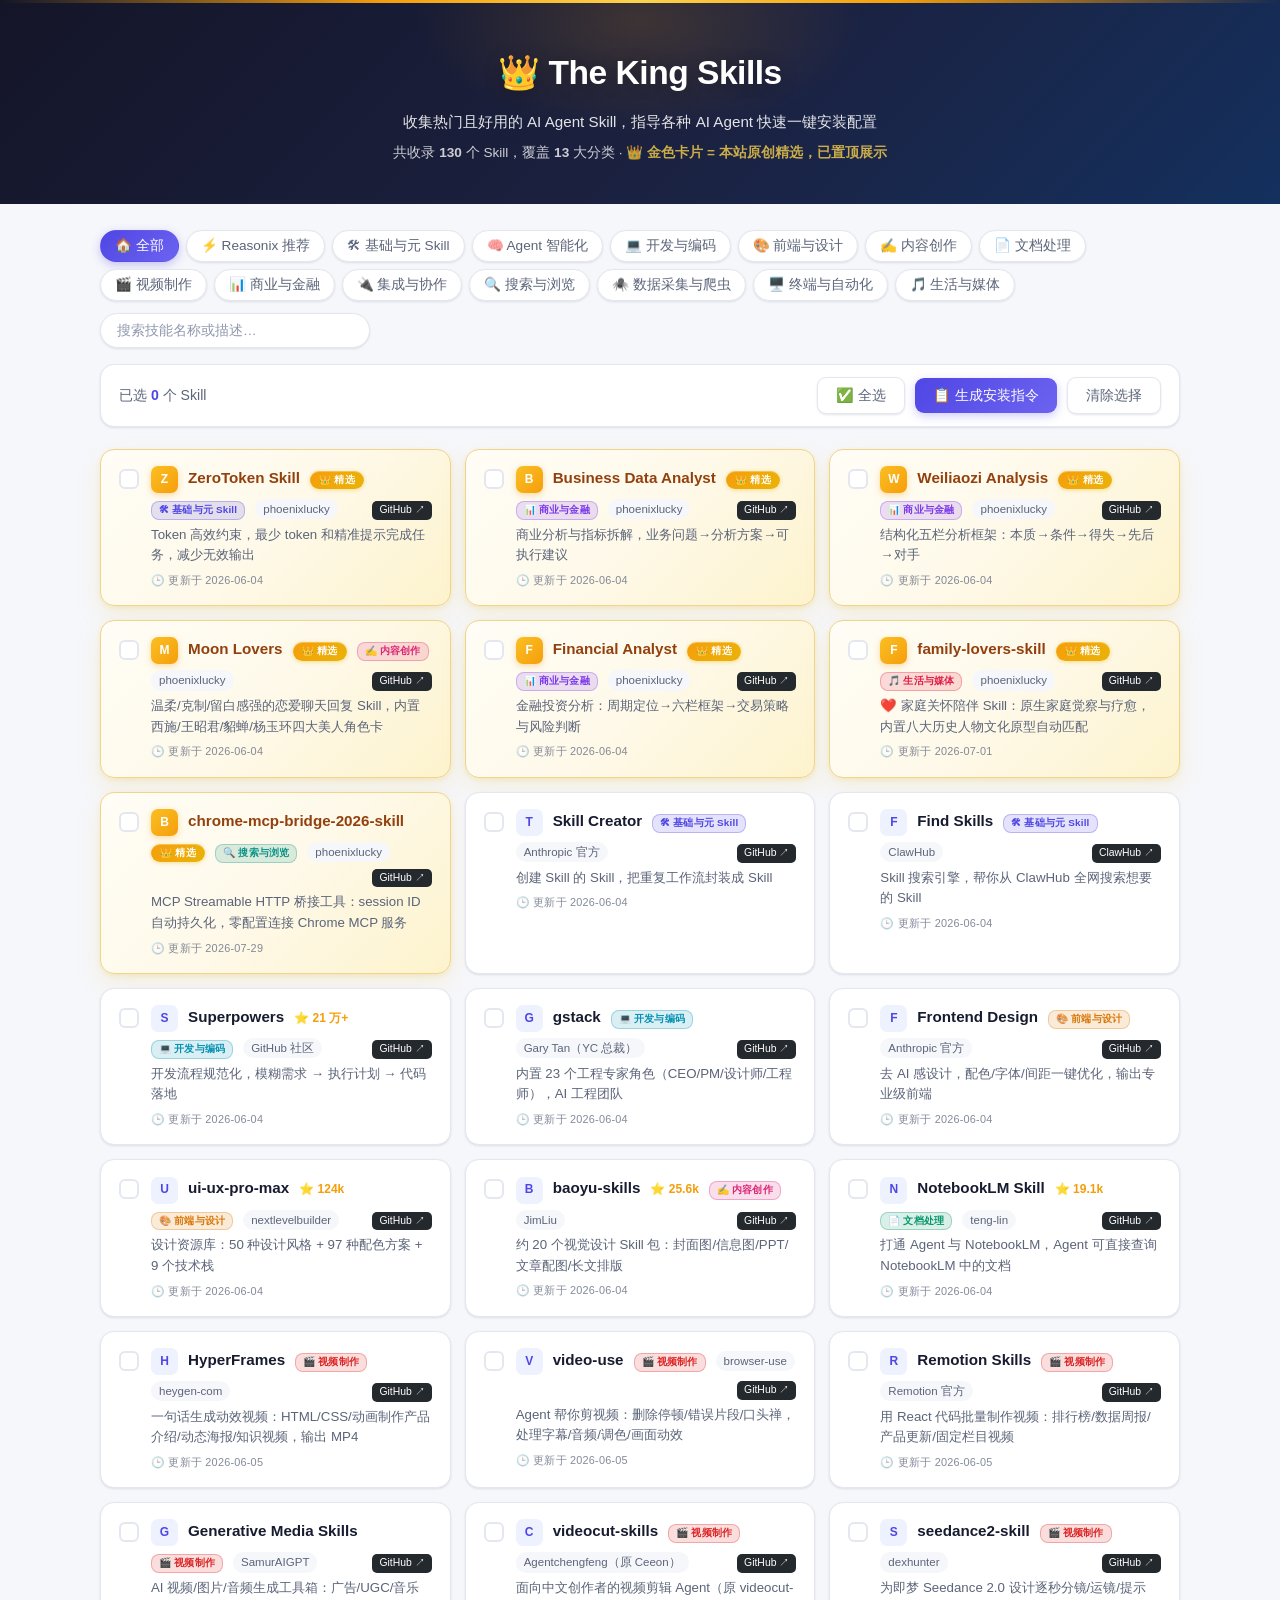
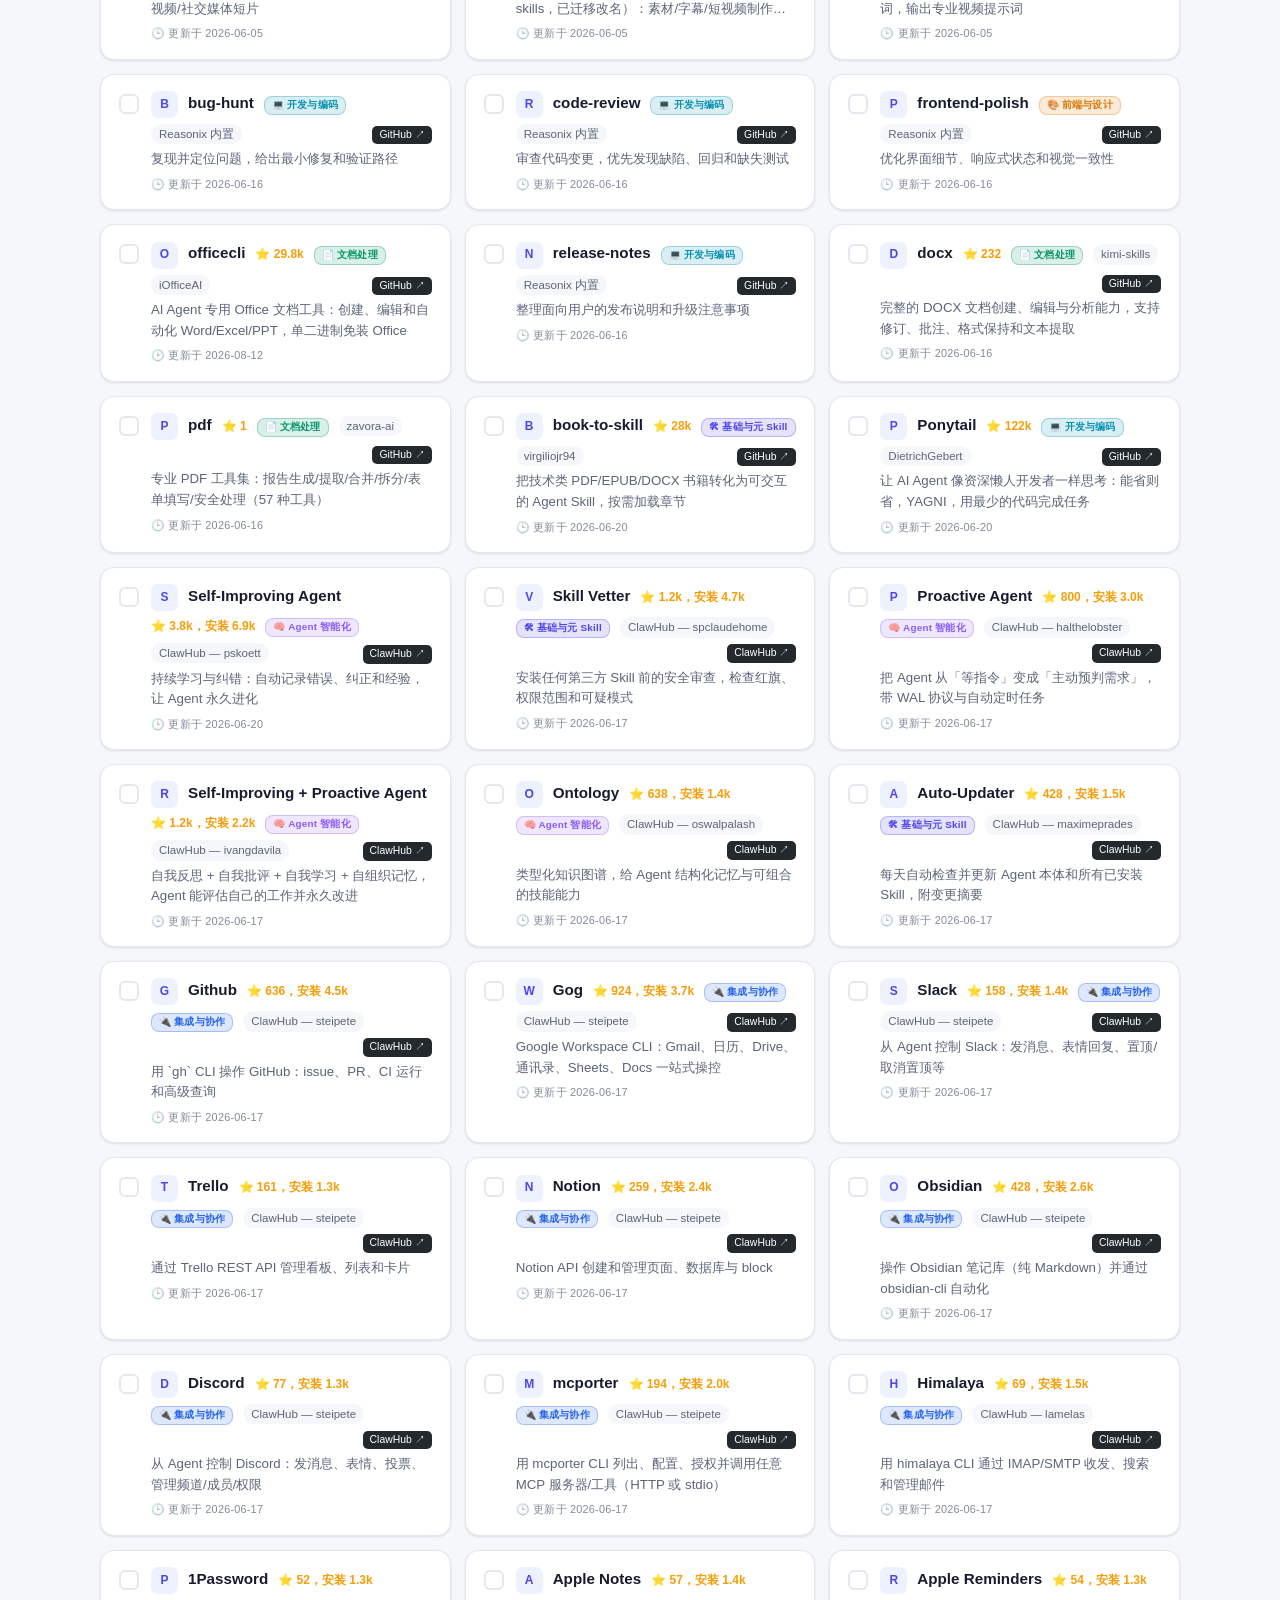
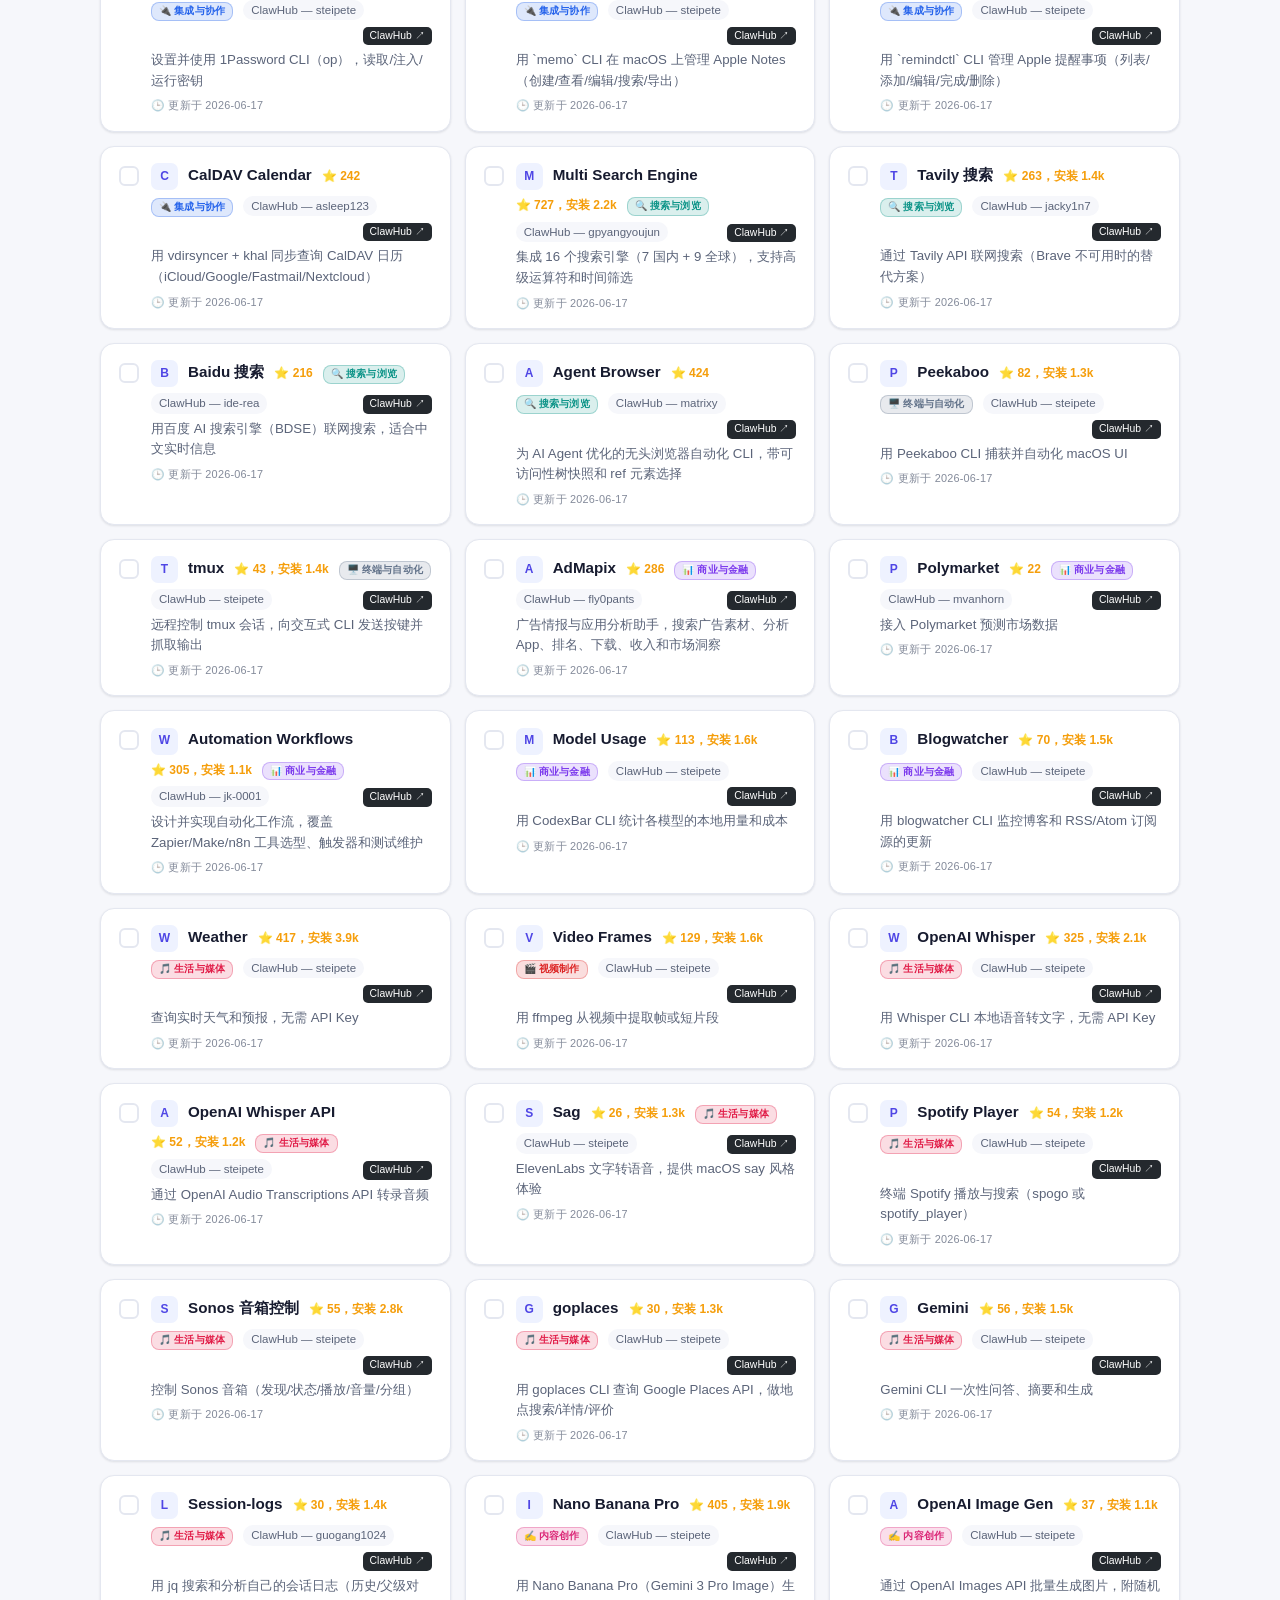
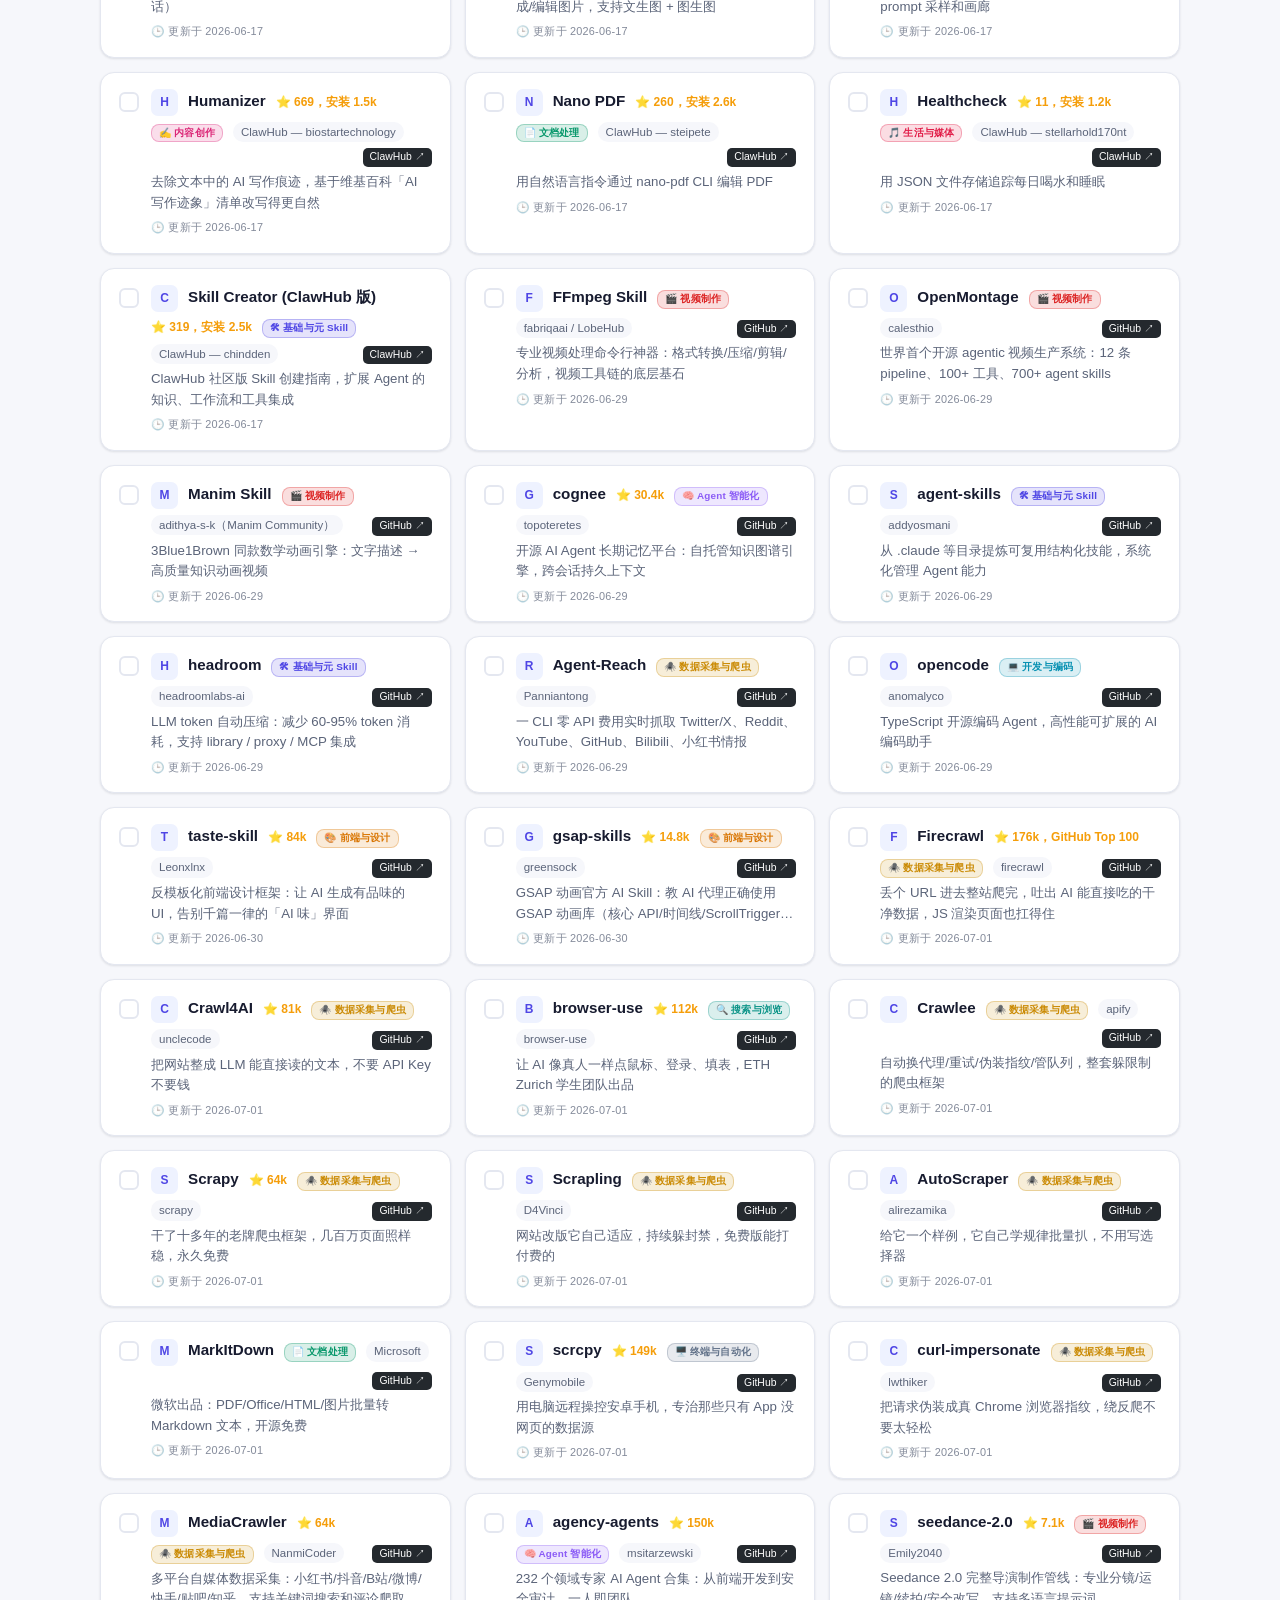
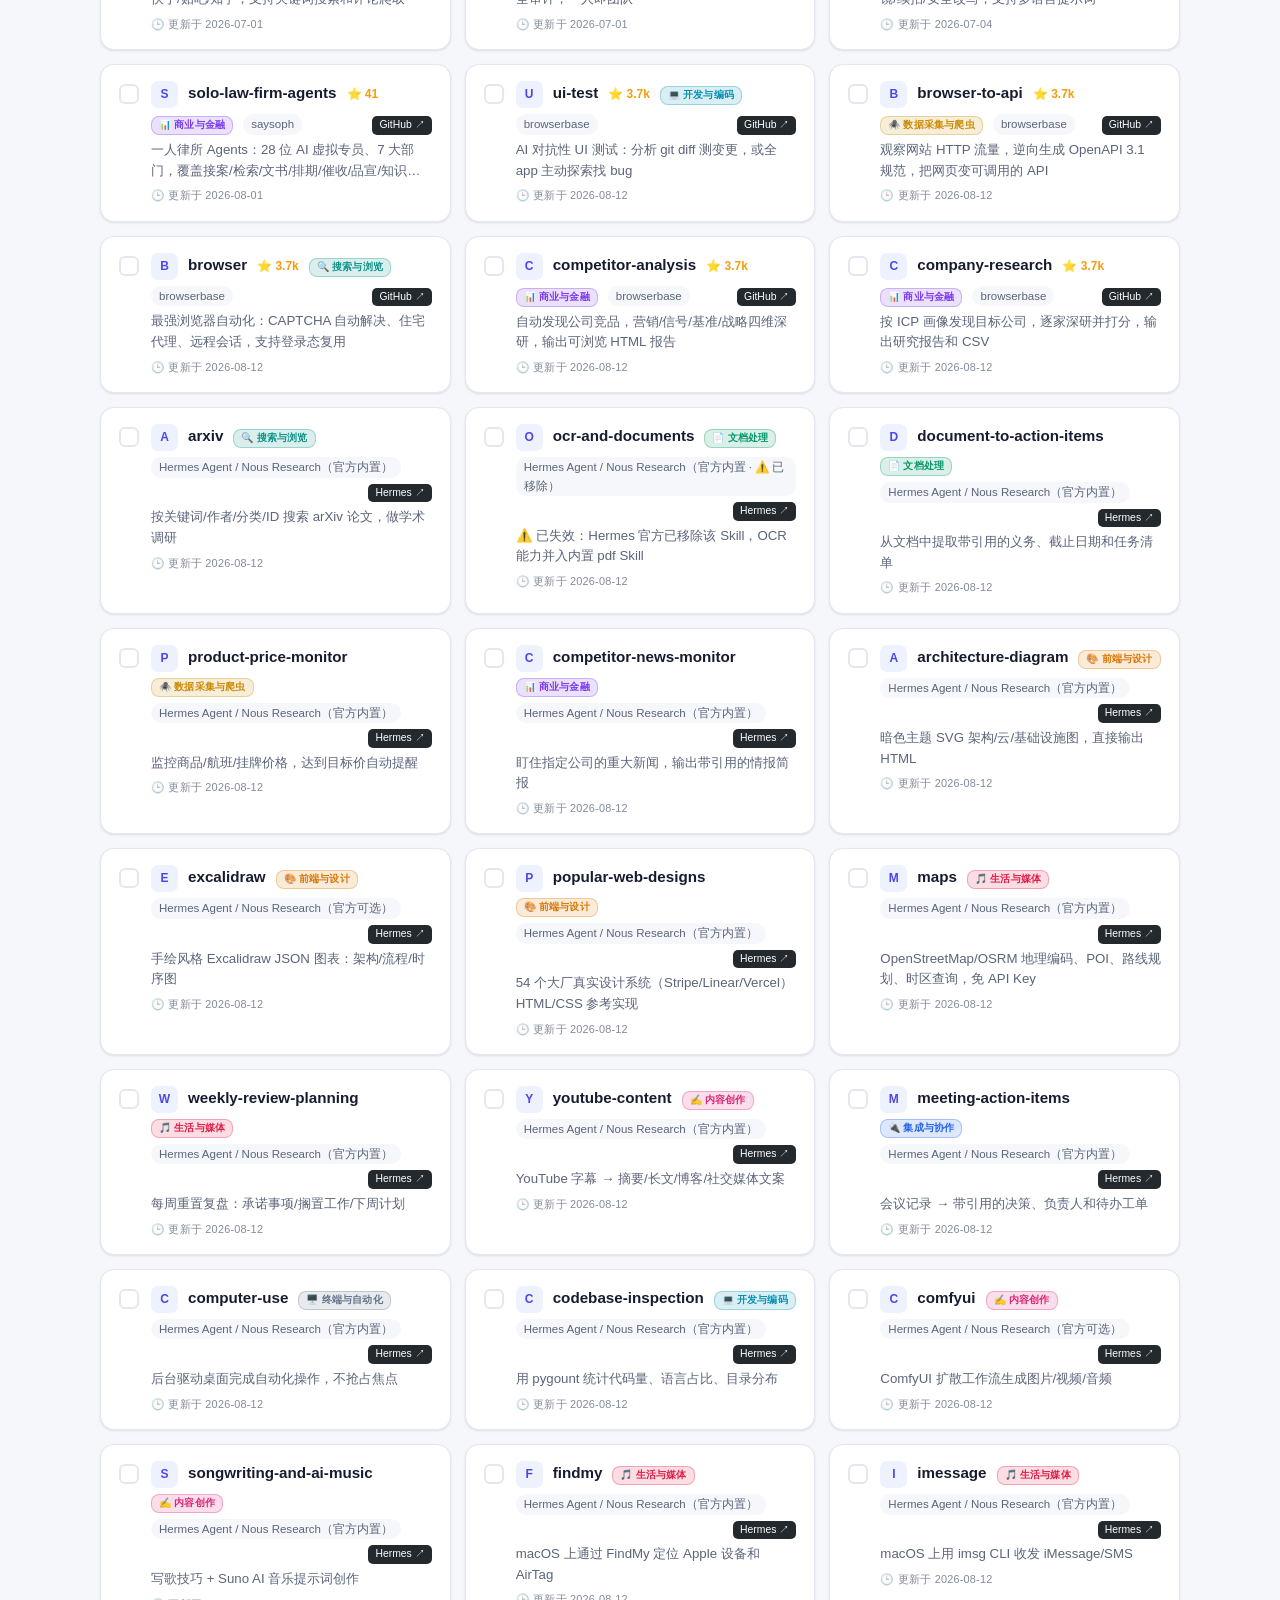
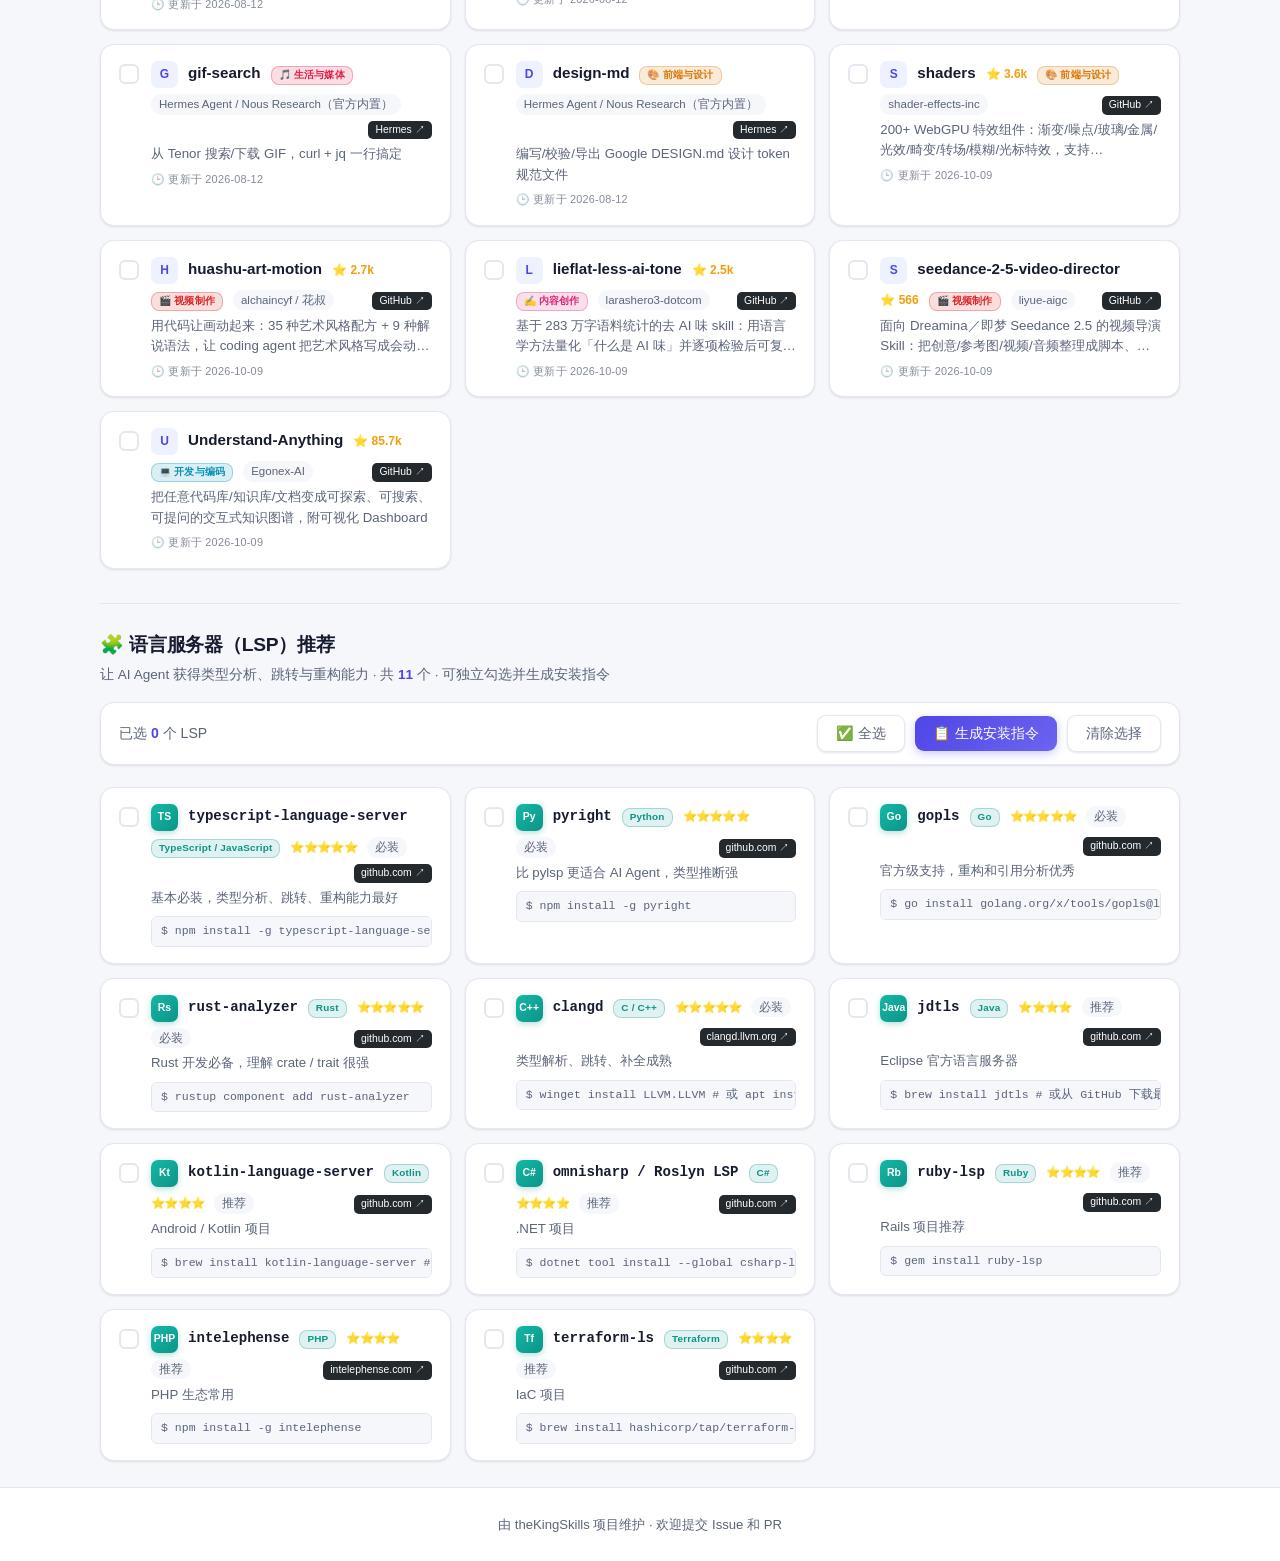
<file: docs/index.html>
<!DOCTYPE html>
<html lang="zh-CN">
<head>
  <meta charset="UTF-8">
  <meta name="viewport" content="width=device-width, initial-scale=1.0">
  <title>The King Skills — AI Agent Skill 索引</title>
  <link rel="stylesheet" href="css/style.css?v=8">
</head>
<body>
  <header class="header">
    <div class="container">
      <h1>👑 The King Skills</h1>
      <p class="subtitle">收集热门且好用的 AI Agent Skill，指导各种 AI Agent 快速一键安装配置</p>
      <p class="meta">共收录 <strong id="totalCount">0</strong> 个 Skill，覆盖 <strong>13</strong> 大分类 · <span class="gold-hint">👑 金色卡片 = 本站原创精选，已置顶展示</span></p>
    </div>
  </header>

  <main class="container">
    <!-- Controls: Filter + Search -->
    <section class="controls">
      <div class="filter-bar" id="filterBar">
        <button class="filter-btn active" data-cat="all">🏠 全部</button>
      </div>
      <div class="search-bar">
        <input type="text" id="searchInput" placeholder="搜索技能名称或描述…" autocomplete="off">
      </div>
    </section>

    <!-- Stats bar -->
    <section class="stats-bar">
      <span>已选 <strong id="selectedCount">0</strong> 个 Skill</span>
      <button class="btn btn-secondary" id="selectAllBtn">✅ 全选</button>
      <button class="btn btn-primary" id="generateBtn">📋 生成安装指令</button>
      <button class="btn btn-secondary" id="clearBtn">清除选择</button>
    </section>

    <!-- Skill cards grid -->
    <section class="skills-grid" id="skillsGrid">
      <!-- Rendered by JS -->
    </section>

    <!-- Install instructions output -->
    <section class="output-section" id="outputSection" style="display:none;">
      <h2>📋 安装指令</h2>
      <p class="output-hint">将下方内容直接提供给 AI Agent：</p>
      <textarea id="outputText" readonly rows="12"></textarea>
      <button class="btn btn-primary" id="copyBtn">📄 复制到剪贴板</button>
    </section>

    <!-- LSP recommendations -->
    <section class="lsp-section" id="lspSection">
      <div class="section-head">
        <h2>🧩 语言服务器（LSP）推荐</h2>
        <p class="section-sub">让 AI Agent 获得类型分析、跳转与重构能力 · 共 <strong id="lspTotalCount">0</strong> 个 · 可独立勾选并生成安装指令</p>
      </div>

      <section class="stats-bar">
        <span>已选 <strong id="lspSelectedCount">0</strong> 个 LSP</span>
        <button class="btn btn-secondary" id="lspSelectAllBtn">✅ 全选</button>
        <button class="btn btn-primary" id="lspGenerateBtn">📋 生成安装指令</button>
        <button class="btn btn-secondary" id="lspClearBtn">清除选择</button>
      </section>

      <section class="skills-grid" id="lspGrid">
        <!-- Rendered by JS -->
      </section>

      <section class="output-section" id="lspOutputSection" style="display:none;">
        <h2>📋 LSP 安装指令</h2>
        <p class="output-hint">将下方内容直接提供给 AI Agent：</p>
        <textarea id="lspOutputText" readonly rows="12"></textarea>
        <button class="btn btn-primary" id="lspCopyBtn">📄 复制到剪贴板</button>
      </section>
    </section>
  </main>

  <footer class="footer">
    <div class="container">
      <p>由 <a href="https://github.com/phoenixlucky/theKingSkills" target="_blank">theKingSkills</a> 项目维护 · 欢迎提交 Issue 和 PR</p>
    </div>
  </footer>

  <div class="toast" id="toast"></div>

  <script src="js/script.js?v=a974b44c"></script>
</body>
</html>
</file>
<file: docs/css/style.css>
/* ===== Reset & Base ===== */
*, *::before, *::after { box-sizing: border-box; margin: 0; padding: 0; }

:root {
  --bg: #f6f7fb;
  --surface: #ffffff;
  --surface-hover: #fbfcff;
  --border: #e4e7f0;
  --border-strong: #d4d9e6;
  --text: #171b2f;
  --text-secondary: #5b6479;
  --text-muted: #9099ad;
  --primary: #4f46e5;
  --primary-hover: #4338ca;
  --primary-soft: #eef2ff;
  --accent: #f59e0b;
  --gold: #eab308;
  --gold-deep: #ca8a04;
  --success: #10b981;
  --radius: 14px;
  --radius-sm: 9px;
  --shadow-sm: 0 1px 2px rgba(23,27,47,.05), 0 1px 3px rgba(23,27,47,.06);
  --shadow: 0 2px 4px rgba(23,27,47,.05), 0 10px 28px rgba(23,27,47,.07);
  --shadow-lg: 0 6px 12px rgba(23,27,47,.07), 0 20px 48px rgba(23,27,47,.11);
  --shadow-gold: 0 2px 5px rgba(234,179,8,.16), 0 10px 26px rgba(234,179,8,.12);
  --font: -apple-system, BlinkMacSystemFont, "Segoe UI", Roboto, "Noto Sans SC", "PingFang SC", "Microsoft YaHei", sans-serif;
  --font-mono: "SF Mono", "Fira Code", "Consolas", monospace;
}

html { font-size: 16px; scroll-behavior: smooth; }

body {
  font-family: var(--font);
  background: var(--bg);
  color: var(--text);
  line-height: 1.6;
  min-height: 100vh;
  display: flex;
  flex-direction: column;
  -webkit-font-smoothing: antialiased;
}

a { color: var(--primary); text-decoration: none; }
a:hover { text-decoration: underline; }

.container {
  max-width: 1120px;
  margin: 0 auto;
  padding: 0 20px;
  width: 100%;
}

/* ===== Header ===== */
.header {
  position: relative;
  overflow: hidden;
  background: linear-gradient(135deg, #141528 0%, #1b2140 55%, #14305e 100%);
  color: #fff;
  padding: 46px 0 40px;
  text-align: center;
}
/* 顶部金色饰线 */
.header::after {
  content: '';
  position: absolute;
  inset: 0 0 auto 0;
  height: 3px;
  background: linear-gradient(90deg, transparent, #f59e0b 30%, #fcd34d 50%, #f59e0b 70%, transparent);
}
/* 顶部柔光晕 */
.header::before {
  content: '';
  position: absolute;
  top: -140px;
  left: 50%;
  transform: translateX(-50%);
  width: 620px;
  height: 320px;
  background: radial-gradient(closest-side, rgba(245,158,11,.16), transparent 72%);
  pointer-events: none;
}
.header h1 {
  position: relative;
  font-size: 2.1rem;
  font-weight: 800;
  letter-spacing: -0.5px;
  text-shadow: 0 2px 18px rgba(0,0,0,.25);
}
.header .subtitle {
  position: relative;
  margin: 10px auto 0;
  font-size: .95rem;
  opacity: .88;
  max-width: 620px;
}
.header .meta {
  position: relative;
  margin-top: 8px;
  font-size: .85rem;
  opacity: .78;
}
.header .gold-hint {
  color: #fcd34d;
  font-weight: 600;
  opacity: 1;
}

/* ===== Controls ===== */
.controls {
  display: flex;
  flex-wrap: wrap;
  gap: 12px;
  margin: 26px 0 16px;
  align-items: center;
}
.filter-bar {
  display: flex;
  flex-wrap: wrap;
  gap: 7px;
  flex: 1 1 auto;
}
.filter-btn {
  padding: 6px 14px;
  border: 1px solid var(--border);
  border-radius: 999px;
  background: var(--surface);
  color: var(--text-secondary);
  cursor: pointer;
  font-size: .85rem;
  font-family: var(--font);
  transition: all .16s ease;
  white-space: nowrap;
  box-shadow: var(--shadow-sm);
}
.filter-btn:hover { border-color: #c7cdf5; color: var(--primary); transform: translateY(-1px); }
.filter-btn.active {
  background: linear-gradient(135deg, #4f46e5, #6d63f0);
  color: #fff;
  border-color: transparent;
  box-shadow: 0 3px 10px rgba(79,70,229,.3);
}
.search-bar { flex: 0 1 270px; min-width: 190px; }
.search-bar input {
  width: 100%;
  padding: 9px 16px;
  border: 1px solid var(--border);
  border-radius: 999px;
  font-size: .85rem;
  font-family: var(--font);
  outline: none;
  transition: border-color .15s, box-shadow .15s;
  box-shadow: var(--shadow-sm);
  background: var(--surface);
}
.search-bar input::placeholder { color: var(--text-muted); }
.search-bar input:focus { border-color: var(--primary); box-shadow: 0 0 0 3px rgba(79,70,229,.12); }

/* ===== Stats Bar ===== */
.stats-bar {
  display: flex;
  flex-wrap: wrap;
  gap: 10px;
  align-items: center;
  padding: 12px 18px;
  background: var(--surface);
  border: 1px solid var(--border);
  border-radius: var(--radius);
  box-shadow: var(--shadow-sm);
  margin-bottom: 22px;
}
.stats-bar span { font-size: .88rem; color: var(--text-secondary); flex: 1; }
.stats-bar strong { color: var(--primary); }

/* ===== Buttons ===== */
.btn {
  padding: 8px 18px;
  border: none;
  border-radius: var(--radius-sm);
  font-size: .88rem;
  font-family: var(--font);
  cursor: pointer;
  transition: all .16s ease;
  white-space: nowrap;
  font-weight: 500;
}
.btn-primary {
  background: linear-gradient(135deg, #4f46e5, #6d63f0);
  color: #fff;
  box-shadow: 0 3px 10px rgba(79,70,229,.28);
}
.btn-primary:hover {
  background: linear-gradient(135deg, #4338ca, #5a50e8);
  transform: translateY(-1px);
  box-shadow: 0 5px 14px rgba(79,70,229,.34);
}
.btn-secondary {
  background: var(--surface);
  color: var(--text-secondary);
  border: 1px solid var(--border);
  box-shadow: var(--shadow-sm);
}
.btn-secondary:hover { background: var(--surface-hover); color: var(--text); border-color: var(--border-strong); }

/* ===== Skills Grid ===== */
.skills-grid {
  display: grid;
  grid-template-columns: repeat(auto-fill, minmax(300px, 1fr));
  gap: 14px;
  margin-bottom: 26px;
}

.skill-card {
  background: var(--surface);
  border: 1px solid var(--border);
  border-radius: var(--radius);
  padding: 16px 18px;
  display: flex;
  align-items: flex-start;
  gap: 12px;
  cursor: pointer;
  transition: transform .18s ease, box-shadow .18s ease, border-color .18s ease, background .18s ease;
  box-shadow: var(--shadow-sm);
  position: relative;
}
.skill-card:hover {
  border-color: #c7cdf5;
  box-shadow: var(--shadow);
  transform: translateY(-3px);
  background: var(--surface-hover);
}
.skill-card.selected {
  border-color: var(--primary);
  background: var(--primary-soft);
  box-shadow: 0 0 0 3px rgba(79,70,229,.12);
}
.skill-card.selected::before {
  content: '';
  position: absolute;
  left: 0;
  top: 12px;
  bottom: 12px;
  width: 3px;
  border-radius: 3px;
  background: var(--primary);
}

/* ---- 金色卡片：本站原创精选 ---- */
.skill-card--own {
  border-color: #f0d48a;
  background: linear-gradient(135deg, #fffdf6 0%, #fef9e9 50%, #fdf3cd 100%);
  box-shadow: var(--shadow-gold);
}
.skill-card--own:hover {
  border-color: var(--gold);
  transform: translateY(-3px);
  box-shadow: 0 6px 14px rgba(234,179,8,.2), 0 16px 40px rgba(234,179,8,.16);
}
.skill-card--own.selected {
  border-color: var(--gold-deep);
  background: linear-gradient(135deg, #fffdf6 0%, #fdeeb4 100%);
  box-shadow: 0 0 0 3px rgba(234,179,8,.18);
}
.skill-card--own.selected::before { background: var(--gold); }
.skill-card--own .skill-icon {
  background: linear-gradient(135deg, #fbbf24, #f59e0b);
  color: #fff;
  box-shadow: 0 2px 6px rgba(245,158,11,.35);
}
.skill-card--own .skill-name { color: #92400e; }

.skill-check {
  flex-shrink: 0;
  width: 20px;
  height: 20px;
  border: 2px solid var(--border);
  border-radius: 6px;
  display: flex;
  align-items: center;
  justify-content: center;
  margin-top: 3px;
  transition: all .15s;
  font-size: 12px;
  color: transparent;
  background: var(--surface);
}
.skill-card.selected .skill-check { background: var(--primary); border-color: var(--primary); color: #fff; box-shadow: 0 1px 4px rgba(79,70,229,.35); }

.skill-body { flex: 1; min-width: 0; }
.skill-header {
  display: flex;
  flex-wrap: wrap;
  align-items: baseline;
  gap: 6px 10px;
  margin-bottom: 5px;
}
.skill-icon {
  width: 27px;
  height: 27px;
  border-radius: 7px;
  background: var(--primary-soft);
  color: var(--primary);
  display: inline-flex;
  align-items: center;
  justify-content: center;
  font-size: .75rem;
  font-weight: 700;
  flex-shrink: 0;
}
.skill-name { font-size: .95rem; font-weight: 600; }
.skill-badge {
  font-size: .6rem;
  font-weight: 700;
  line-height: 1.9;
  background: linear-gradient(135deg, #f59e0b, #eab308);
  color: #fff;
  padding: 0 9px;
  border-radius: 999px;
  letter-spacing: .04em;
  box-shadow: 0 1px 4px rgba(234,179,8,.4), inset 0 1px 0 rgba(255,255,255,.3);
  white-space: nowrap;
  vertical-align: middle;
}
.skill-stars {
  font-size: .75rem;
  color: var(--accent);
  font-weight: 600;
}
.skill-cat {
  font-size: .62rem;
  color: var(--cat-color, var(--primary));
  background: var(--cat-bg, var(--primary-soft));
  padding: 0 7px;
  border-radius: 8px;
  border: 1px solid var(--cat-border, var(--border));
  white-space: nowrap;
  font-weight: 600;
  line-height: 1.7;
  letter-spacing: 0.02em;
}
.skill-source {
  font-size: .72rem;
  color: var(--text-secondary);
  background: var(--bg);
  padding: 1px 8px;
  border-radius: 10px;
}
.skill-desc {
  font-size: .83rem;
  color: var(--text-secondary);
  line-height: 1.55;
  display: -webkit-box;
  -webkit-line-clamp: 2;
  -webkit-box-orient: vertical;
  overflow: hidden;
}
.skill-updated {
  font-size: .68rem;
  color: var(--text-secondary);
  opacity: .75;
  margin-top: 6px;
  letter-spacing: .02em;
}

.skill-repo {
  font-size: .65rem;
  font-family: var(--font);
  color: #fff;
  background: #24292e;
  border-radius: 5px;
  padding: 1px 7px;
  margin-left: auto;
  white-space: nowrap;
  transition: background .15s;
  text-decoration: none;
  font-weight: 500;
  line-height: 1.6;
}
.skill-repo:hover {
  background: #0366d6;
  text-decoration: none;
}

.skill-card.hidden { display: none; }

/* ===== Output Section ===== */
.output-section {
  background: var(--surface);
  border: 1px solid var(--border);
  border-radius: var(--radius);
  padding: 22px 26px;
  margin-bottom: 26px;
  box-shadow: var(--shadow);
}
.output-section h2 { font-size: 1.1rem; margin-bottom: 4px; }
.output-hint { font-size: .85rem; color: var(--text-secondary); margin-bottom: 12px; }
.output-section textarea {
  width: 100%;
  padding: 14px;
  border: 1px solid var(--border);
  border-radius: var(--radius-sm);
  font-family: var(--font-mono);
  font-size: .82rem;
  line-height: 1.6;
  resize: vertical;
  color: var(--text);
  background: #fafbfd;
  margin-bottom: 12px;
}
.output-section textarea:focus { outline: none; border-color: var(--primary); box-shadow: 0 0 0 3px rgba(79,70,229,.12); }

/* ===== LSP Section ===== */
.section-head {
  margin: 34px 0 16px;
  padding-top: 26px;
  border-top: 1px solid var(--border);
}
.section-head h2 { font-size: 1.2rem; letter-spacing: -.2px; }
.section-sub { font-size: .85rem; color: var(--text-secondary); margin-top: 4px; }
.section-sub strong { color: var(--primary); }

.lsp-card .skill-icon {
  background: linear-gradient(135deg, #14b8a6, #0d9488);
  color: #fff;
  box-shadow: 0 2px 6px rgba(13,148,136,.3);
  font-size: .65rem;
  overflow: hidden;
}
.lsp-card .skill-name { font-family: var(--font-mono); font-size: .88rem; }
.lsp-card .skill-cat.lsp-lang {
  --cat-color: #0d9488;
  --cat-bg: rgba(13,148,136,.13);
  --cat-border: rgba(13,148,136,.28);
}
.lsp-rating { font-size: .72rem; letter-spacing: -.06em; white-space: nowrap; }
.lsp-install {
  margin-top: 8px;
  padding: 5px 9px;
  font-family: var(--font-mono);
  font-size: .72rem;
  color: var(--text-secondary);
  background: var(--bg);
  border: 1px solid var(--border);
  border-radius: 6px;
  white-space: nowrap;
  overflow-x: auto;
  scrollbar-width: thin;
}
.lsp-card.selected .lsp-install { background: rgba(79,70,229,.06); }

/* ===== Footer ===== */
.footer {
  margin-top: auto;
  text-align: center;
  padding: 26px 0;
  color: var(--text-secondary);
  font-size: .82rem;
  border-top: 1px solid var(--border);
  background: var(--surface);
}
.footer a { color: var(--text-secondary); }

/* ===== Toast ===== */
.toast {
  position: fixed;
  bottom: 30px;
  left: 50%;
  transform: translateX(-50%) translateY(80px);
  background: #171b2f;
  color: #fff;
  padding: 10px 26px;
  border-radius: 999px;
  font-size: .88rem;
  opacity: 0;
  transition: all .3s ease;
  pointer-events: none;
  z-index: 999;
  box-shadow: 0 8px 24px rgba(23,27,47,.3);
}
.toast.show { opacity: 1; transform: translateX(-50%) translateY(0); }

/* ===== Empty State ===== */
.empty-state {
  grid-column: 1 / -1;
  text-align: center;
  padding: 60px 20px;
  color: var(--text-secondary);
  background: var(--surface);
  border: 1px dashed var(--border-strong);
  border-radius: var(--radius);
}
.empty-state .empty-icon { font-size: 3rem; margin-bottom: 12px; }
.empty-state p { font-size: .95rem; }

/* ===== Responsive ===== */
@media (max-width: 768px) {
  .header { padding: 30px 0 26px; }
  .header h1 { font-size: 1.55rem; }
  .controls { flex-direction: column; align-items: stretch; }
  .search-bar { flex: 1; min-width: 0; }
  .skills-grid { grid-template-columns: 1fr; }
  .stats-bar { flex-direction: column; align-items: stretch; text-align: center; }
  .stats-bar span { flex: none; }
  .output-section { padding: 16px; }
  .lsp-install { white-space: normal; overflow-wrap: anywhere; }
}

@media (max-width: 420px) {
  .filter-btn { font-size: .78rem; padding: 5px 10px; }
  .skill-header { gap: 4px 6px; }
  .skill-name { font-size: .88rem; }
}
</file>
